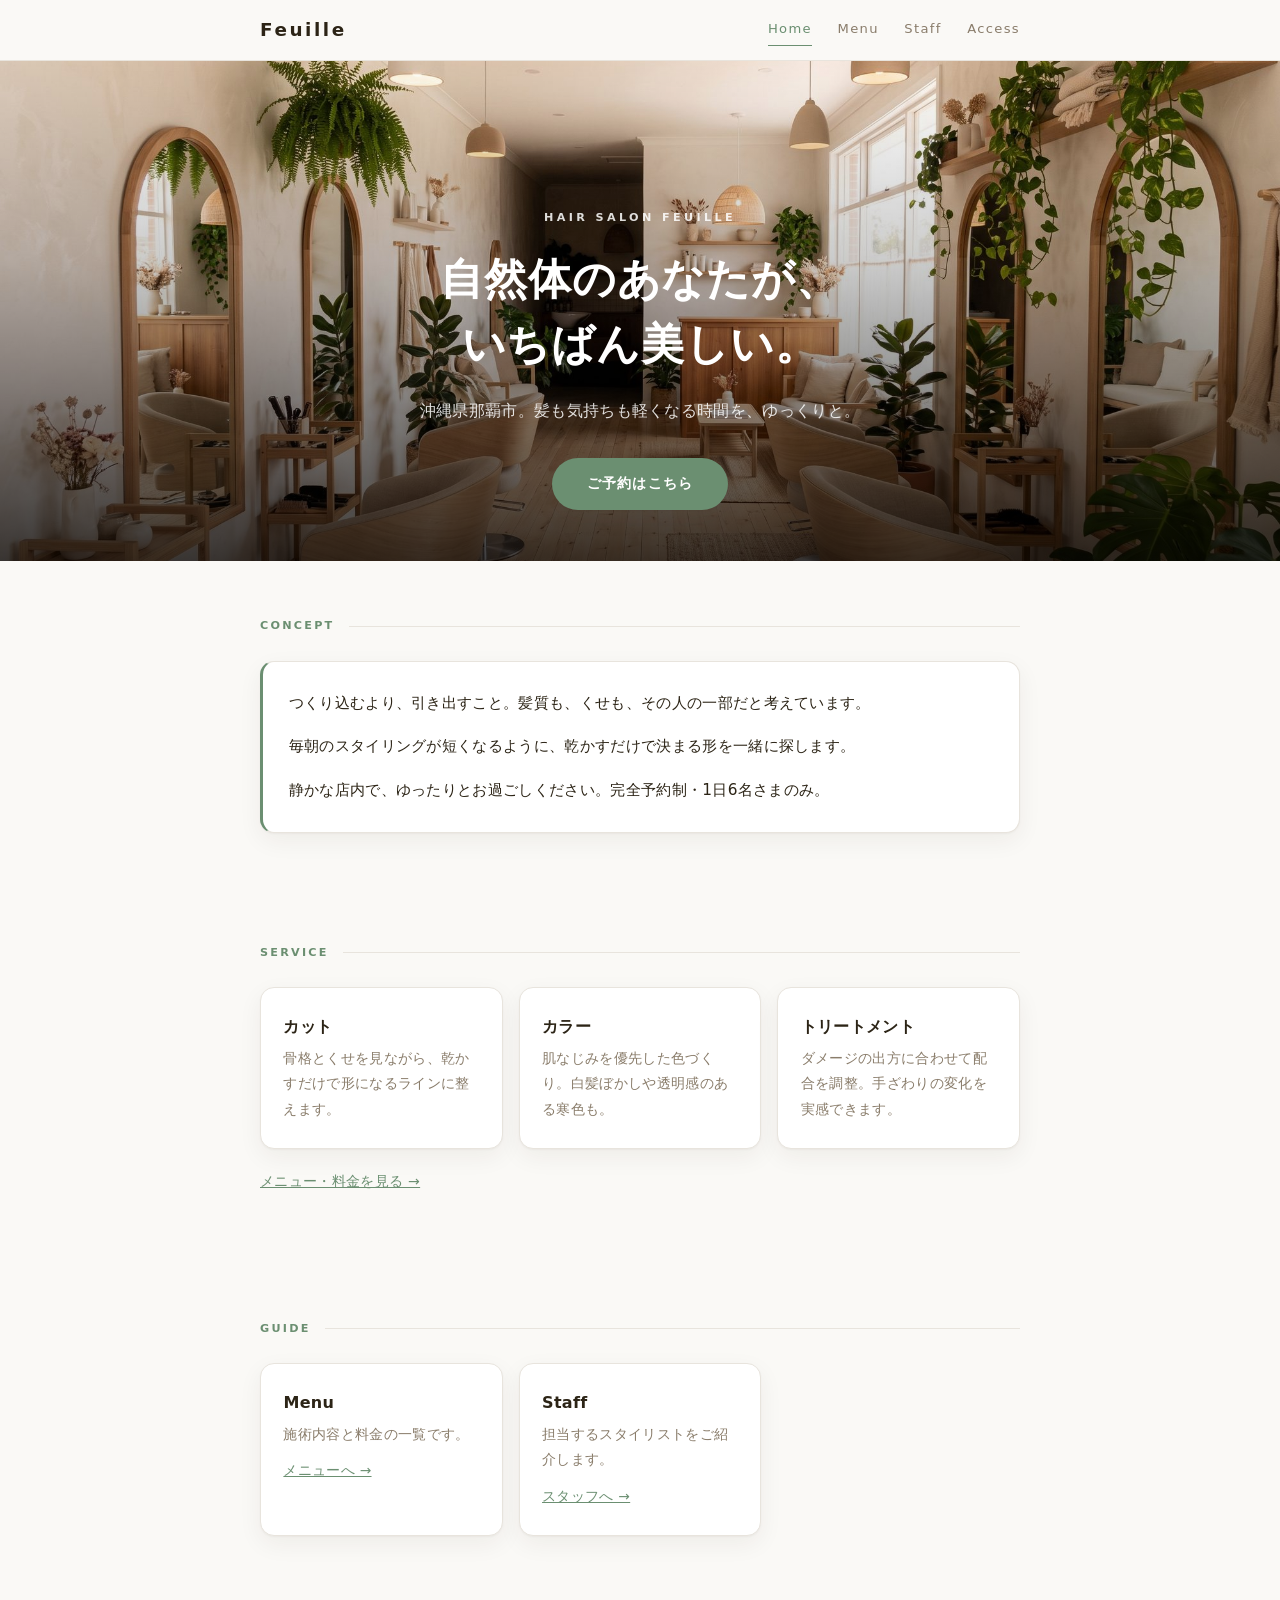
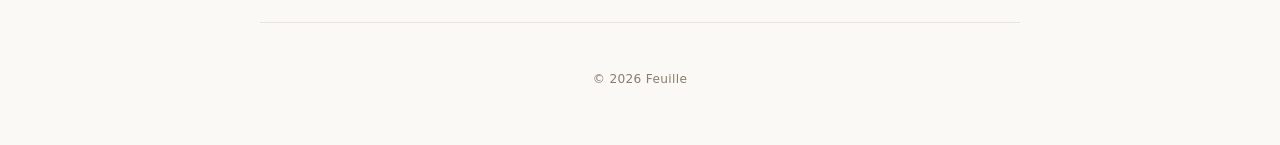
<file: index.html>
<!DOCTYPE html>
<html lang="ja">
<head>
<meta charset="UTF-8">
<meta name="viewport" content="width=device-width, initial-scale=1">
<title>Feuille（フォイユ）— 沖縄県那覇市の美容室</title>
<meta name="description" content="自然体のあなたが、いちばん美しい。沖縄県那覇市の美容室 Feuille（フォイユ）。カット・カラー・トリートメント。10:00〜19:00（火曜定休）">
<meta name="color-scheme" content="light dark">
<meta property="og:type" content="website">
<meta property="og:title" content="Feuille（フォイユ）— 沖縄県那覇市の美容室">
<meta property="og:description" content="自然体のあなたが、いちばん美しい。">
<link rel="stylesheet" href="style.css">
</head>

<body>

<header class="nav">
  <div class="nav-inner">
    <a class="brand" href="index.html">Feuille</a>
    <button class="nav-toggle" type="button" id="nav-toggle"
            aria-expanded="false" aria-controls="nav-menu" aria-label="メニューを開く">
      <span></span><span></span><span></span>
    </button>
    <nav class="nav-menu" id="nav-menu" aria-label="メインナビゲーション">
      <a href="index.html" aria-current="page">Home</a>
      <a href="menu.html">Menu</a>
      <a href="staff.html">Staff</a>
      <a href="access.html">Access</a>
    </nav>
  </div>
</header>

<header class="hero hero-image">
  <img src="images/hero.jpg" alt="" width="2000" height="800" fetchpriority="high">
  <div class="hero-content">
    <p class="eyebrow">Hair Salon Feuille</p>
    <h1>自然体のあなたが、<br>いちばん美しい。</h1>
    <p class="lead">沖縄県那覇市。髪も気持ちも軽くなる時間を、ゆっくりと。</p>
    <a class="btn" href="access.html#reserve">ご予約はこちら</a>
  </div>
</header>

<div class="wrap">

  <main>
    <section aria-labelledby="concept-label">
      <h2 class="label" id="concept-label">Concept</h2>
      <div class="panel reveal">
        <p>つくり込むより、引き出すこと。髪質も、くせも、その人の一部だと考えています。</p>
        <p>毎朝のスタイリングが短くなるように、乾かすだけで決まる形を一緒に探します。</p>
        <p>静かな店内で、ゆったりとお過ごしください。完全予約制・1日6名さまのみ。</p>
      </div>
    </section>

    <section aria-labelledby="service-label">
      <h2 class="label" id="service-label">Service</h2>
      <div class="grid">
        <article class="card reveal">
          <h3>カット</h3>
          <p>骨格とくせを見ながら、乾かすだけで形になるラインに整えます。</p>
        </article>
        <article class="card reveal">
          <h3>カラー</h3>
          <p>肌なじみを優先した色づくり。白髪ぼかしや透明感のある寒色も。</p>
        </article>
        <article class="card reveal">
          <h3>トリートメント</h3>
          <p>ダメージの出方に合わせて配合を調整。手ざわりの変化を実感できます。</p>
        </article>
      </div>
      <p style="margin-top:1.2rem;font-size:.88rem;">
        <a href="menu.html">メニュー・料金を見る →</a>
      </p>
    </section>

    <section aria-labelledby="guide-label">
      <h2 class="label" id="guide-label">Guide</h2>
      <div class="grid">
        <article class="card reveal">
          <h3>Menu</h3>
          <p>施術内容と料金の一覧です。</p>
          <p style="margin-top:.7rem;"><a href="menu.html">メニューへ →</a></p>
        </article>
        <article class="card reveal">
          <h3>Staff</h3>
          <p>担当するスタイリストをご紹介します。</p>
          <p style="margin-top:.7rem;"><a href="staff.html">スタッフへ →</a></p>
        </article>
        <article class="card reveal">
          <h3>Access</h3>
          <p>地図・営業時間・ご予約フォーム。</p>
          <p style="margin-top:.7rem;"><a href="access.html">アクセスへ →</a></p>
        </article>
      </div>
    </section>
  </main>

  <footer>
    <p>&copy; 2026 Feuille</p>
  </footer>

</div>

<script src="script.js"></script>
</body>
</html>
</file>
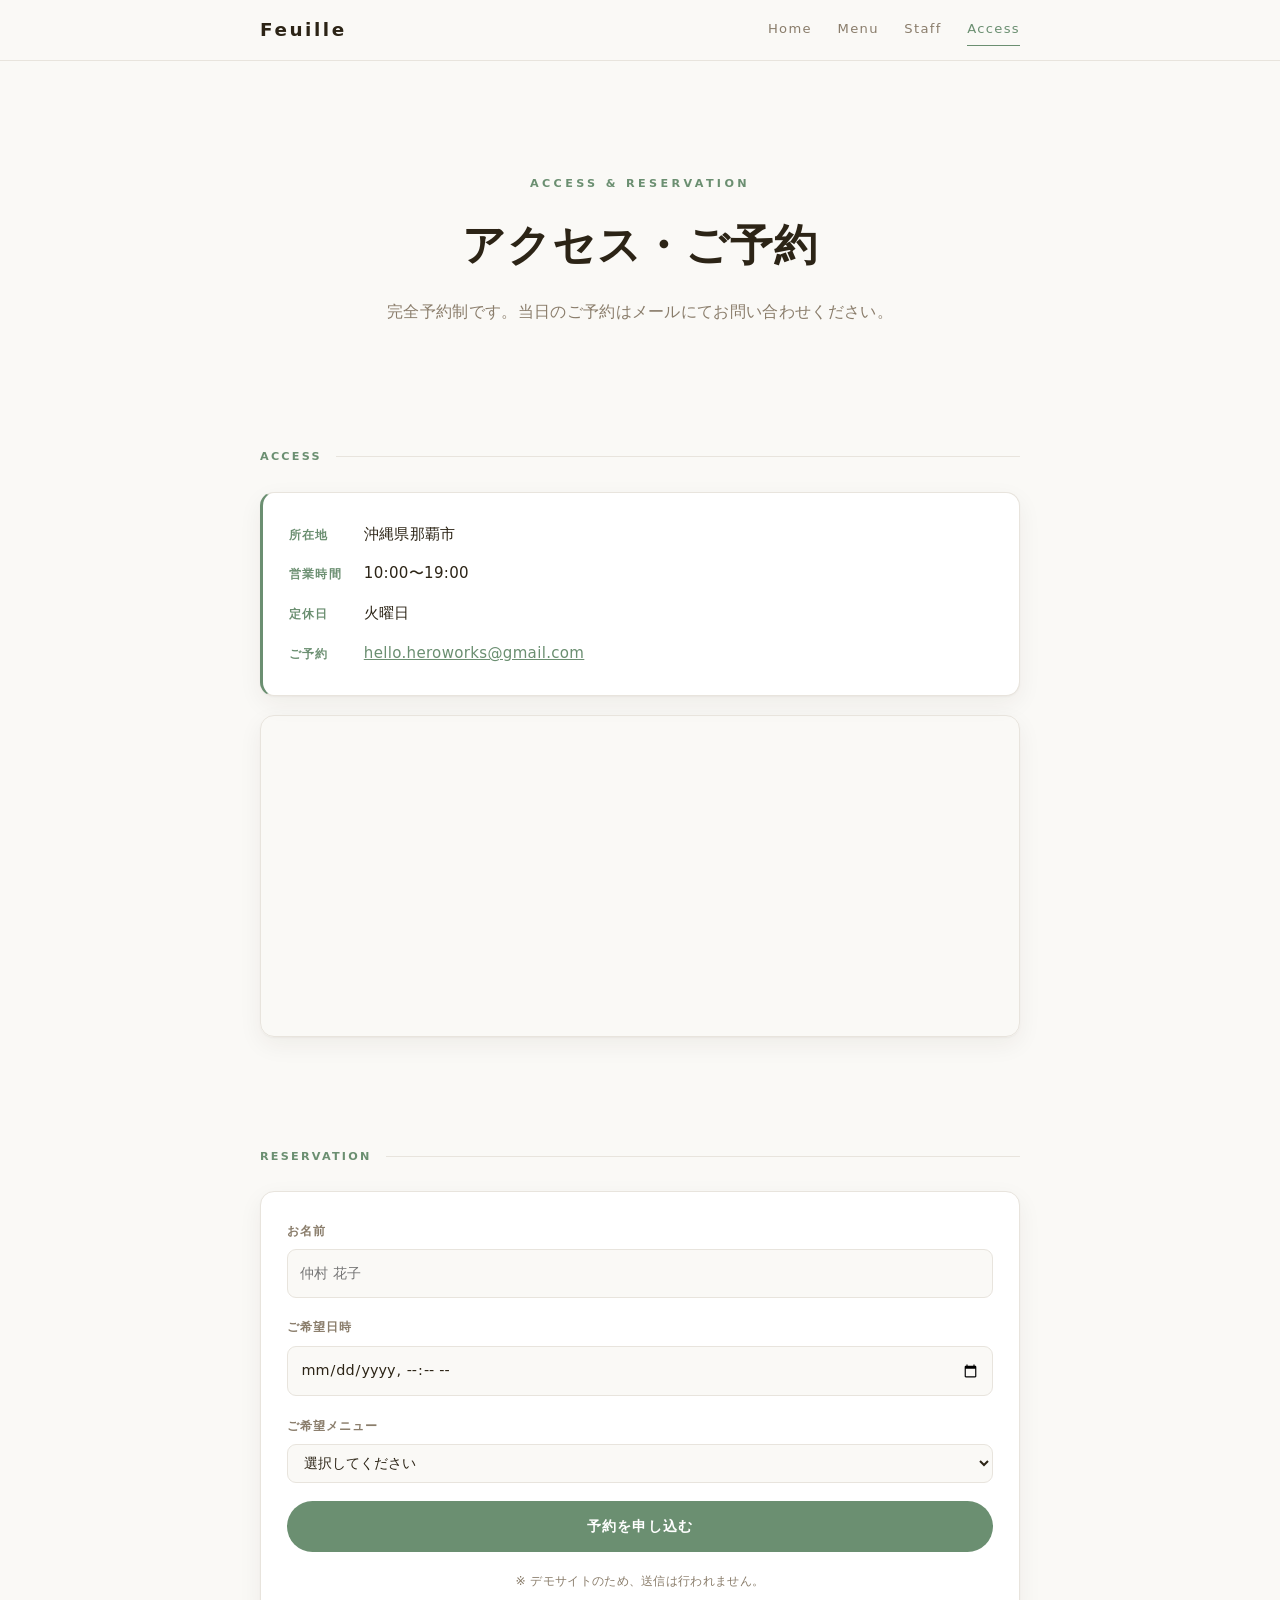
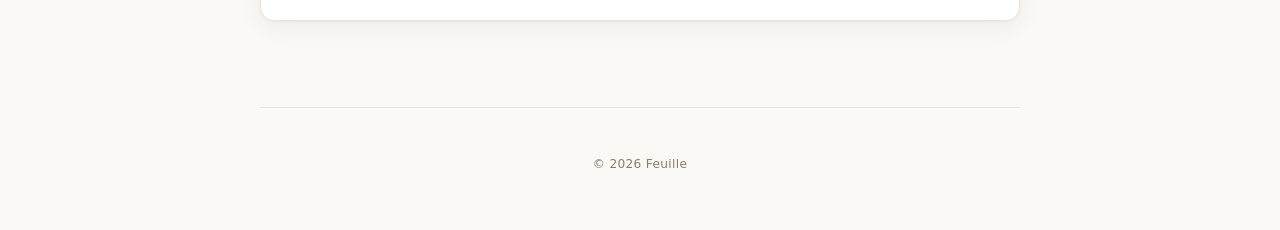
<file: access.html>
<!DOCTYPE html>
<html lang="ja">
<head>
<meta charset="UTF-8">
<meta name="viewport" content="width=device-width, initial-scale=1">
<title>アクセス・ご予約 — Feuille（フォイユ）</title>
<meta name="description" content="Feuille（フォイユ）のアクセスとご予約。沖縄県那覇市。営業時間 10:00〜19:00（火曜定休）。">
<meta name="color-scheme" content="light dark">
<link rel="stylesheet" href="style.css">
</head>

<body>

<header class="nav">
  <div class="nav-inner">
    <a class="brand" href="index.html">Feuille</a>
    <button class="nav-toggle" type="button" id="nav-toggle"
            aria-expanded="false" aria-controls="nav-menu" aria-label="メニューを開く">
      <span></span><span></span><span></span>
    </button>
    <nav class="nav-menu" id="nav-menu" aria-label="メインナビゲーション">
      <a href="index.html">Home</a>
      <a href="menu.html">Menu</a>
      <a href="staff.html">Staff</a>
      <a href="access.html" aria-current="page">Access</a>
    </nav>
  </div>
</header>

<div class="wrap">

  <header class="hero">
    <p class="eyebrow">Access &amp; Reservation</p>
    <h1>アクセス・ご予約</h1>
    <p class="lead">完全予約制です。当日のご予約はメールにてお問い合わせください。</p>
  </header>

  <main>
    <section aria-labelledby="access-label">
      <h2 class="label" id="access-label">Access</h2>
      <div class="panel reveal">
        <dl class="info-list">
          <div><dt>所在地</dt><dd>沖縄県那覇市</dd></div>
          <div><dt>営業時間</dt><dd>10:00〜19:00</dd></div>
          <div><dt>定休日</dt><dd>火曜日</dd></div>
          <div><dt>ご予約</dt><dd><a href="mailto:hello.heroworks@gmail.com">hello.heroworks@gmail.com</a></dd></div>
        </dl>
      </div>

      <div class="map reveal">
        <iframe
          src="https://maps.google.com/maps?q=26.2124,127.6809&amp;z=15&amp;output=embed"
          title="Feuille の所在地（沖縄県那覇市）周辺の地図"
          loading="lazy"
          referrerpolicy="no-referrer-when-downgrade"></iframe>
      </div>
    </section>

    <section id="reserve" aria-labelledby="reserve-label">
      <h2 class="label" id="reserve-label">Reservation</h2>
      <form class="form reveal" id="reserve-form" novalidate>
        <div class="field">
          <label for="f-name">お名前</label>
          <input type="text" id="f-name" name="name" placeholder="仲村 花子" autocomplete="name" required>
        </div>
        <div class="field">
          <label for="f-date">ご希望日時</label>
          <input type="datetime-local" id="f-date" name="datetime" required>
        </div>
        <div class="field">
          <label for="f-menu">ご希望メニュー</label>
          <select id="f-menu" name="menu" required>
            <option value="">選択してください</option>
            <option>カット（4,500円〜）</option>
            <option>カラー（8,000円〜）</option>
            <option>トリートメント（3,000円〜）</option>
            <option>パーマ（9,000円〜）</option>
            <option>ヘッドスパ（3,500円〜）</option>
            <option>相談しながら決めたい</option>
          </select>
        </div>
        <button type="submit">予約を申し込む</button>
        <p class="form-result" id="form-result" hidden role="status"></p>
        <p class="form-note">※ デモサイトのため、送信は行われません。</p>
      </form>
    </section>
  </main>

  <footer>
    <p>&copy; 2026 Feuille</p>
  </footer>

</div>

<script src="script.js"></script>
</body>
</html>
</file>
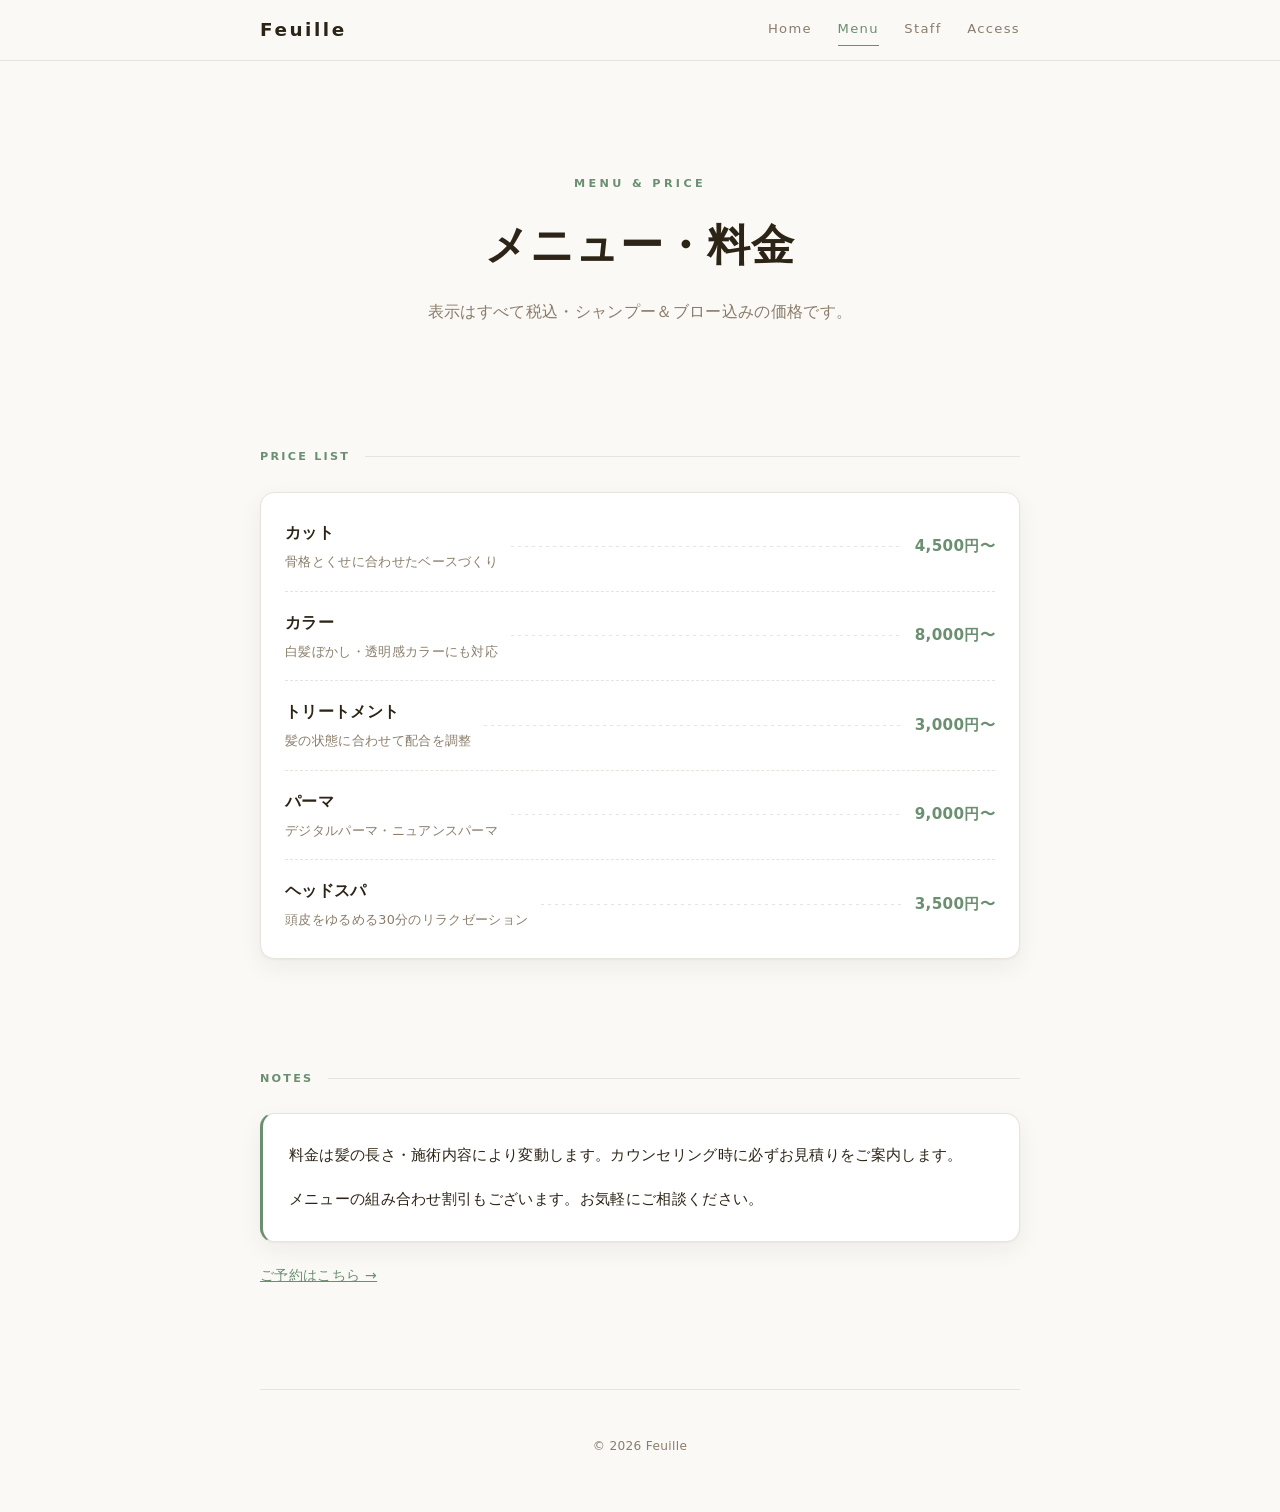
<file: menu.html>
<!DOCTYPE html>
<html lang="ja">
<head>
<meta charset="UTF-8">
<meta name="viewport" content="width=device-width, initial-scale=1">
<title>メニュー・料金 — Feuille（フォイユ）</title>
<meta name="description" content="Feuille（フォイユ）のメニューと料金。カット4,500円〜／カラー8,000円〜／トリートメント3,000円〜／パーマ9,000円〜／ヘッドスパ3,500円〜">
<meta name="color-scheme" content="light dark">
<link rel="stylesheet" href="style.css">
</head>

<body>

<header class="nav">
  <div class="nav-inner">
    <a class="brand" href="index.html">Feuille</a>
    <button class="nav-toggle" type="button" id="nav-toggle"
            aria-expanded="false" aria-controls="nav-menu" aria-label="メニューを開く">
      <span></span><span></span><span></span>
    </button>
    <nav class="nav-menu" id="nav-menu" aria-label="メインナビゲーション">
      <a href="index.html">Home</a>
      <a href="menu.html" aria-current="page">Menu</a>
      <a href="staff.html">Staff</a>
      <a href="access.html">Access</a>
    </nav>
  </div>
</header>

<div class="wrap">

  <header class="hero">
    <p class="eyebrow">Menu &amp; Price</p>
    <h1>メニュー・料金</h1>
    <p class="lead">表示はすべて税込・シャンプー＆ブロー込みの価格です。</p>
  </header>

  <main>
    <section aria-labelledby="menu-label">
      <h2 class="label" id="menu-label">Price List</h2>
      <ul class="menu-list reveal">
        <li>
          <span class="info">
            <span class="name">カット</span>
            <span class="desc">骨格とくせに合わせたベースづくり</span>
          </span>
          <span class="leader" aria-hidden="true"></span>
          <span class="price">4,500円〜</span>
        </li>
        <li>
          <span class="info">
            <span class="name">カラー</span>
            <span class="desc">白髪ぼかし・透明感カラーにも対応</span>
          </span>
          <span class="leader" aria-hidden="true"></span>
          <span class="price">8,000円〜</span>
        </li>
        <li>
          <span class="info">
            <span class="name">トリートメント</span>
            <span class="desc">髪の状態に合わせて配合を調整</span>
          </span>
          <span class="leader" aria-hidden="true"></span>
          <span class="price">3,000円〜</span>
        </li>
        <li>
          <span class="info">
            <span class="name">パーマ</span>
            <span class="desc">デジタルパーマ・ニュアンスパーマ</span>
          </span>
          <span class="leader" aria-hidden="true"></span>
          <span class="price">9,000円〜</span>
        </li>
        <li>
          <span class="info">
            <span class="name">ヘッドスパ</span>
            <span class="desc">頭皮をゆるめる30分のリラクゼーション</span>
          </span>
          <span class="leader" aria-hidden="true"></span>
          <span class="price">3,500円〜</span>
        </li>
      </ul>
    </section>

    <section aria-labelledby="note-label">
      <h2 class="label" id="note-label">Notes</h2>
      <div class="panel reveal">
        <p>料金は髪の長さ・施術内容により変動します。カウンセリング時に必ずお見積りをご案内します。</p>
        <p>メニューの組み合わせ割引もございます。お気軽にご相談ください。</p>
      </div>
      <p style="margin-top:1.2rem;font-size:.88rem;">
        <a href="access.html#reserve">ご予約はこちら →</a>
      </p>
    </section>
  </main>

  <footer>
    <p>&copy; 2026 Feuille</p>
  </footer>

</div>

<script src="script.js"></script>
</body>
</html>
</file>
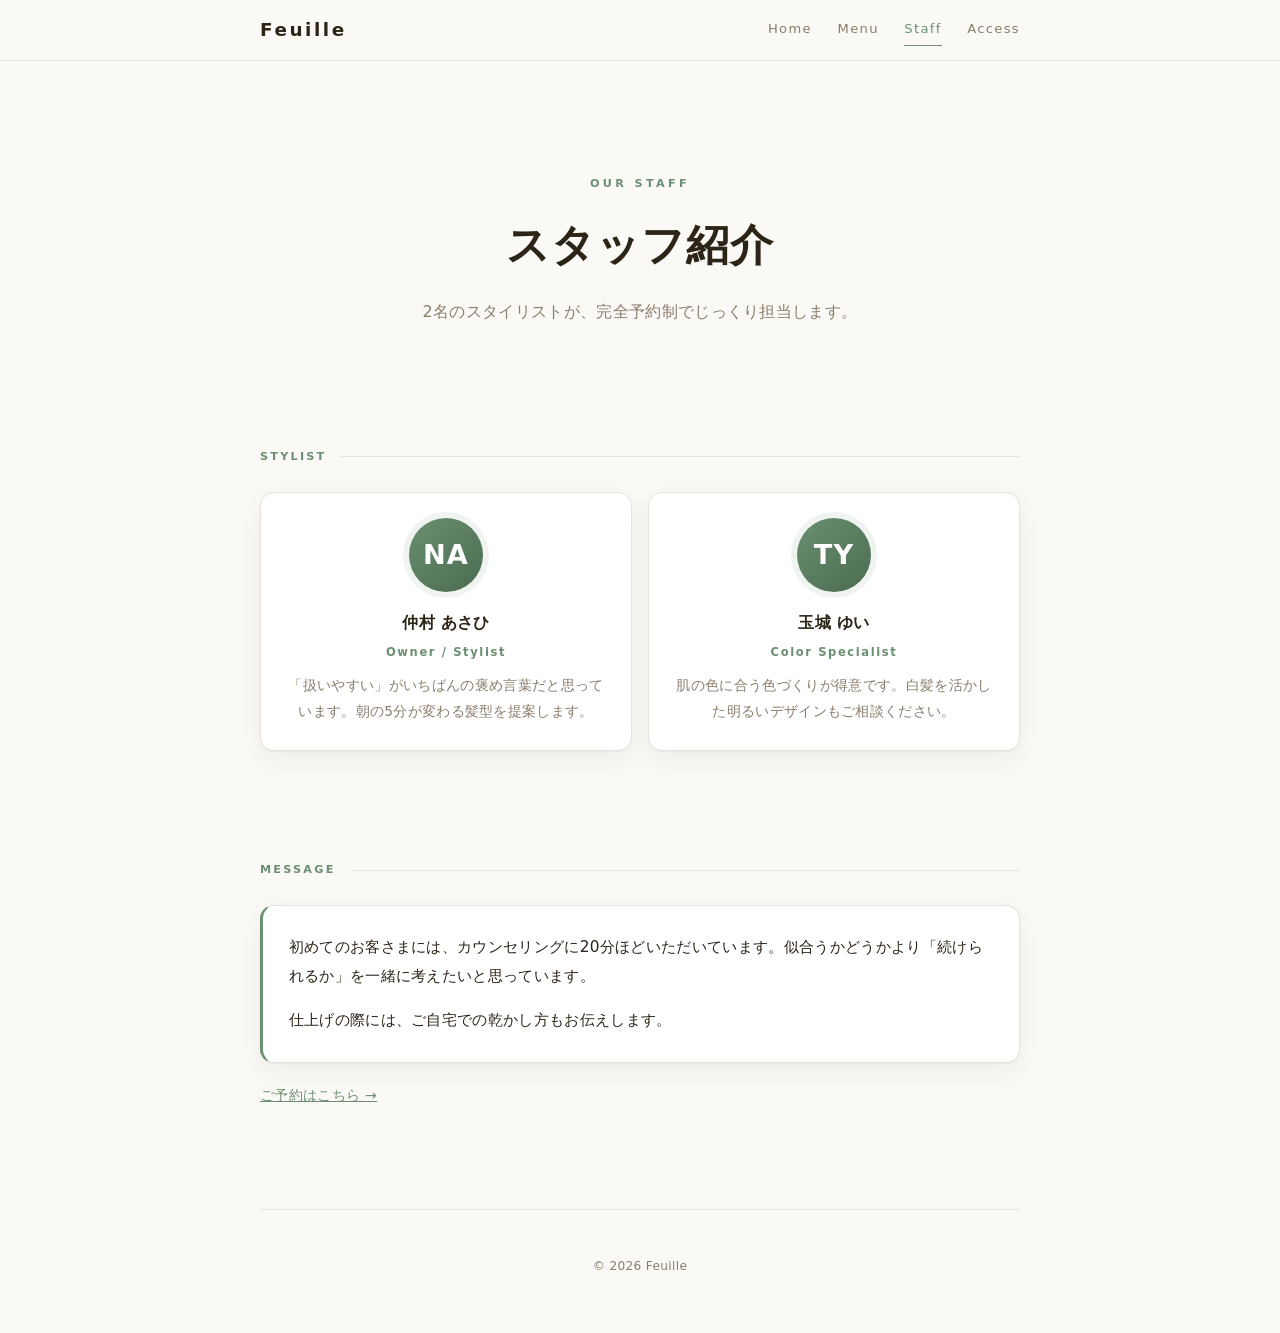
<file: staff.html>
<!DOCTYPE html>
<html lang="ja">
<head>
<meta charset="UTF-8">
<meta name="viewport" content="width=device-width, initial-scale=1">
<title>スタッフ紹介 — Feuille（フォイユ）</title>
<meta name="description" content="Feuille（フォイユ）のスタイリスト紹介。沖縄県那覇市の美容室。">
<meta name="color-scheme" content="light dark">
<link rel="stylesheet" href="style.css">
</head>

<body>

<header class="nav">
  <div class="nav-inner">
    <a class="brand" href="index.html">Feuille</a>
    <button class="nav-toggle" type="button" id="nav-toggle"
            aria-expanded="false" aria-controls="nav-menu" aria-label="メニューを開く">
      <span></span><span></span><span></span>
    </button>
    <nav class="nav-menu" id="nav-menu" aria-label="メインナビゲーション">
      <a href="index.html">Home</a>
      <a href="menu.html">Menu</a>
      <a href="staff.html" aria-current="page">Staff</a>
      <a href="access.html">Access</a>
    </nav>
  </div>
</header>

<div class="wrap">

  <header class="hero">
    <p class="eyebrow">Our Staff</p>
    <h1>スタッフ紹介</h1>
    <p class="lead">2名のスタイリストが、完全予約制でじっくり担当します。</p>
  </header>

  <main>
    <section aria-labelledby="staff-label">
      <h2 class="label" id="staff-label">Stylist</h2>
      <div class="grid">

        <article class="card staff reveal">
          <div class="initial" aria-hidden="true">NA</div>
          <h3>仲村 あさひ</h3>
          <span class="role">Owner / Stylist</span>
          <p>「扱いやすい」がいちばんの褒め言葉だと思っています。朝の5分が変わる髪型を提案します。</p>
        </article>

        <article class="card staff reveal">
          <div class="initial" aria-hidden="true">TY</div>
          <h3>玉城 ゆい</h3>
          <span class="role">Color Specialist</span>
          <p>肌の色に合う色づくりが得意です。白髪を活かした明るいデザインもご相談ください。</p>
        </article>

      </div>
    </section>

    <section aria-labelledby="message-label">
      <h2 class="label" id="message-label">Message</h2>
      <div class="panel reveal">
        <p>初めてのお客さまには、カウンセリングに20分ほどいただいています。似合うかどうかより「続けられるか」を一緒に考えたいと思っています。</p>
        <p>仕上げの際には、ご自宅での乾かし方もお伝えします。</p>
      </div>
      <p style="margin-top:1.2rem;font-size:.88rem;">
        <a href="access.html#reserve">ご予約はこちら →</a>
      </p>
    </section>
  </main>

  <footer>
    <p>&copy; 2026 Feuille</p>
  </footer>

</div>

<script src="script.js"></script>
</body>
</html>
</file>
<file: style.css>
/* ============================================================
   Feuille — 共通スタイル
   全ページで読み込む。配色の変更はこのファイル1箇所で済む。
   ============================================================ */

:root {
  --accent:        #6b8f71;   /* くすみグリーン */
  --accent-strong: #4a6b50;
  --accent-soft:   rgba(107, 143, 113, .10);

  --bg:            #faf9f6;
  --bg-elevated:   #ffffff;
  --border:        #e8e4dd;
  --text:          #2c2416;
  --text-muted:    #8a7d6b;

  --radius:        14px;
  --shadow:        0 1px 2px rgba(44, 36, 22, .04),
                   0 8px 24px rgba(44, 36, 22, .06);
  --maxw:          760px;
  --nav-h:         60px;
}

@media (prefers-color-scheme: dark) {
  :root {
    --accent:        #8fb495;
    --accent-strong: #a9c9ae;
    --accent-soft:   rgba(143, 180, 149, .14);

    --bg:            #151614;
    --bg-elevated:   #1d1f1c;
    --border:        #2b2e2a;
    --text:          #eceae4;
    --text-muted:    #9c968a;

    --shadow:        0 1px 2px rgba(0, 0, 0, .3),
                     0 8px 24px rgba(0, 0, 0, .25);
  }
}

/* ============================================================
   Base
   ============================================================ */
*, *::before, *::after { box-sizing: border-box; }
html { -webkit-text-size-adjust: 100%; scroll-behavior: smooth; }

body {
  margin: 0;
  background: var(--bg);
  color: var(--text);
  font-family: "Hiragino Sans", "Hiragino Kaku Gothic ProN", "Yu Gothic UI",
               "Noto Sans JP", system-ui, -apple-system, "Segoe UI", sans-serif;
  font-size: 16px;
  line-height: 1.9;
  letter-spacing: .02em;
  -webkit-font-smoothing: antialiased;
}

.wrap {
  width: min(100% - 2.5rem, var(--maxw));
  margin-inline: auto;
}

a { color: var(--accent); }

/* ============================================================
   Navigation
   ============================================================ */
.nav {
  position: sticky;
  top: 0;
  z-index: 50;
  border-bottom: 1px solid var(--border);
  background: color-mix(in srgb, var(--bg) 88%, transparent);
  backdrop-filter: blur(10px);
}

.nav-inner {
  width: min(100% - 2.5rem, var(--maxw));
  margin-inline: auto;
  height: var(--nav-h);
  display: flex;
  align-items: center;
  justify-content: space-between;
}

.brand {
  font-size: 1.15rem;
  font-weight: 700;
  letter-spacing: .14em;
  color: var(--text);
  text-decoration: none;
}

.nav-menu {
  display: flex;
  gap: 1.6rem;
}

.nav-menu a {
  font-size: .82rem;
  letter-spacing: .1em;
  text-decoration: none;
  color: var(--text-muted);
  padding-block: .2rem;
  border-bottom: 1px solid transparent;
}

.nav-menu a[aria-current="page"] {
  color: var(--accent);
  border-bottom-color: var(--accent);
}

@media (hover: hover) {
  .nav-menu a:hover { color: var(--text); }
}

/* ---- ハンバーガー ---- */
.nav-toggle {
  display: none;
  width: 40px;
  height: 40px;
  padding: 0;
  border: none;
  background: none;
  cursor: pointer;
}

.nav-toggle span {
  display: block;
  width: 22px;
  height: 1.5px;
  margin: 5px auto;
  background: var(--text);
  transition: transform .25s ease, opacity .25s ease;
}

.nav-toggle[aria-expanded="true"] span:nth-child(1) { transform: translateY(6.5px) rotate(45deg); }
.nav-toggle[aria-expanded="true"] span:nth-child(2) { opacity: 0; }
.nav-toggle[aria-expanded="true"] span:nth-child(3) { transform: translateY(-6.5px) rotate(-45deg); }

@media (max-width: 680px) {
  .nav-toggle { display: block; }

  .nav-menu {
    position: absolute;
    left: 0;
    right: 0;
    top: var(--nav-h);
    flex-direction: column;
    gap: 0;
    padding: .5rem 1.25rem 1.2rem;
    border-bottom: 1px solid var(--border);
    background: var(--bg);
    /* 閉じている間はフォーカスも当たらないようにする */
    display: none;
  }

  .nav-menu.is-open { display: flex; }
  .nav-menu a { padding-block: .7rem; border-bottom: none; }
}

/* ============================================================
   Hero
   ============================================================ */
.hero {
  padding: clamp(4rem, 14vw, 7rem) 0 clamp(2.5rem, 8vw, 4rem);
  text-align: center;
}

.hero .eyebrow {
  margin: 0 0 1.2rem;
  font-size: .7rem;
  font-weight: 700;
  letter-spacing: .3em;
  text-transform: uppercase;
  color: var(--accent);
}

.hero h1 {
  margin: 0;
  font-size: clamp(1.7rem, 5.6vw, 2.7rem);
  font-weight: 700;
  line-height: 1.5;
  letter-spacing: .02em;
}

.hero .lead {
  max-width: 32em;
  margin: 1.2rem auto 0;
  color: var(--text-muted);
  font-size: clamp(.92rem, 3.2vw, 1rem);
}

/* 全幅の画像ヒーロー（.wrap の外に置く） */
.hero-image {
  position: relative;
  height: clamp(380px, 52vw, 500px);
  padding: 0;
  display: flex;
  align-items: flex-end;
  justify-content: center;
  overflow: hidden;
}
.hero-image img {
  position: absolute;
  inset: 0;
  width: 100%;
  height: 100%;
  object-fit: cover;
  object-position: center 40%;
}
.hero-image::after {
  content: "";
  position: absolute;
  inset: 0;
  background: linear-gradient(to top, rgba(0,0,0,0.75) 0%, rgba(0,0,0,0.2) 60%, transparent 100%);
}
.hero-image .hero-content {
  position: relative;
  z-index: 1;
  width: min(100% - 2.5rem, var(--maxw));
  padding-bottom: clamp(2rem, 6vw, 3.2rem);
  color: #fff;
}
.hero-image .eyebrow { color: rgba(255,255,255,.85); }
.hero-image .lead    { color: rgba(255,255,255,.85); }

.btn {
  display: inline-block;
  margin-top: 2rem;
  padding: .75rem 2.2rem;
  border-radius: 999px;
  background: var(--accent);
  color: #fff;
  font-size: .9rem;
  font-weight: 700;
  letter-spacing: .08em;
  text-decoration: none;
  box-shadow: var(--shadow);
  transition: background .2s ease;
}
@media (hover: hover) {
  .btn:hover { background: var(--accent-strong); }
}

/* ============================================================
   Sections
   ============================================================ */
section { padding-block: clamp(2.2rem, 7vw, 3.4rem); }

.label {
  margin: 0 0 1.5rem;
  display: flex;
  align-items: center;
  gap: .9rem;
  font-size: .7rem;
  font-weight: 700;
  letter-spacing: .2em;
  text-transform: uppercase;
  color: var(--accent);
}
.label::after {
  content: "";
  flex: 1;
  height: 1px;
  background: var(--border);
}

.panel {
  padding: 1.7rem 1.6rem;
  border: 1px solid var(--border);
  border-left: 3px solid var(--accent);
  border-radius: var(--radius);
  background: var(--bg-elevated);
  box-shadow: var(--shadow);
}
.panel p { margin: 0; font-size: .96rem; }
.panel p + p { margin-top: .9rem; }

/* ============================================================
   Cards（サービス概要・スタッフ）
   ============================================================ */
.grid {
  display: grid;
  grid-template-columns: repeat(auto-fit, minmax(220px, 1fr));
  gap: 1rem;
}

.card {
  padding: 1.6rem 1.4rem;
  border: 1px solid var(--border);
  border-radius: var(--radius);
  background: var(--bg-elevated);
  box-shadow: var(--shadow);
  transition: transform .25s ease, border-color .25s ease;
}
@media (hover: hover) {
  .card:hover { transform: translateY(-3px); border-color: var(--accent); }
}

.card h3 {
  margin: 0 0 .4rem;
  font-size: 1rem;
  font-weight: 700;
  line-height: 1.6;
}
.card p {
  margin: 0;
  font-size: .86rem;
  line-height: 1.85;
  color: var(--text-muted);
}

/* ---- スタッフ ---- */
.staff { text-align: center; }

.initial {
  width: 74px;
  height: 74px;
  margin: 0 auto 1.1rem;
  border-radius: 50%;
  display: grid;
  place-items: center;
  font-size: 1.7rem;
  font-weight: 700;
  letter-spacing: .04em;
  color: #fff;
  background: linear-gradient(140deg, var(--accent), var(--accent-strong));
  box-shadow: 0 0 0 6px var(--accent-soft);
}

.staff .role {
  display: block;
  margin-bottom: .6rem;
  font-size: .72rem;
  font-weight: 700;
  letter-spacing: .14em;
  color: var(--accent);
}

/* ============================================================
   Menu list（料金表）
   ============================================================ */
.menu-list {
  margin: 0;
  padding: .6rem 1.5rem;
  list-style: none;
  border: 1px solid var(--border);
  border-radius: var(--radius);
  background: var(--bg-elevated);
  box-shadow: var(--shadow);
}

.menu-list li {
  display: flex;
  align-items: center;
  gap: .8rem;
  padding: 1rem 0;
  border-bottom: 1px dashed var(--border);
}
.menu-list li:last-child { border-bottom: none; }

.menu-list .info { min-width: 0; }
.menu-list .name { display: block; font-size: .98rem; font-weight: 600; }
.menu-list .desc {
  display: block;
  margin-top: .15rem;
  font-size: .8rem;
  color: var(--text-muted);
}

.menu-list .leader {
  flex: 1;
  min-width: 1.5rem;
  height: 1px;
  background: repeating-linear-gradient(
    to right, var(--border) 0 3px, transparent 3px 7px);
}

.menu-list .price {
  flex-shrink: 0;
  font-size: .95rem;
  font-weight: 700;
  color: var(--accent);
  font-variant-numeric: tabular-nums;
}

/* ============================================================
   Access（情報・地図・フォーム）
   ============================================================ */
.info-list {
  margin: 0;
  display: grid;
  gap: .7rem;
}
.info-list > div { display: flex; gap: 1rem; align-items: baseline; }
.info-list dt {
  flex-shrink: 0;
  width: 5em;
  font-size: .74rem;
  font-weight: 700;
  letter-spacing: .12em;
  color: var(--accent);
}
.info-list dd { margin: 0; font-size: .94rem; }

.map {
  margin-top: 1.2rem;
  border: 1px solid var(--border);
  border-radius: var(--radius);
  overflow: hidden;
  box-shadow: var(--shadow);
  line-height: 0;
}
.map iframe {
  display: block;
  width: 100%;
  height: clamp(220px, 45vw, 320px);
  border: 0;
}

/* ---- 予約フォーム ---- */
.form {
  display: grid;
  gap: 1.1rem;
  padding: 1.7rem 1.6rem;
  border: 1px solid var(--border);
  border-radius: var(--radius);
  background: var(--bg-elevated);
  box-shadow: var(--shadow);
}

.field { display: grid; gap: .4rem; }

.field label {
  font-size: .78rem;
  font-weight: 700;
  letter-spacing: .08em;
  color: var(--text-muted);
}

.field input,
.field select {
  width: 100%;
  padding: .6rem .8rem;
  border: 1px solid var(--border);
  border-radius: 9px;
  background: var(--bg);
  color: var(--text);
  font: inherit;
  font-size: .9rem;
}

.field input:focus-visible,
.field select:focus-visible {
  outline: 2px solid var(--accent);
  outline-offset: 1px;
}

.form button {
  padding: .75rem 0;
  border: none;
  border-radius: 999px;
  background: var(--accent);
  color: #fff;
  font: inherit;
  font-size: .9rem;
  font-weight: 700;
  letter-spacing: .08em;
  cursor: pointer;
  transition: background .2s ease;
}
@media (hover: hover) {
  .form button:hover { background: var(--accent-strong); }
}

.form-note {
  margin: 0;
  font-size: .76rem;
  color: var(--text-muted);
  text-align: center;
}

/* 送信後に出すデモ用メッセージ */
.form-result {
  margin: 0;
  padding: .7rem 1rem;
  border-radius: 9px;
  background: var(--accent-soft);
  color: var(--accent);
  font-size: .84rem;
  font-weight: 700;
  text-align: center;
}
.form-result[hidden] { display: none; }

/* ============================================================
   Footer
   ============================================================ */
footer {
  margin-top: 2rem;
  padding: 2.8rem 0 3.4rem;
  border-top: 1px solid var(--border);
  text-align: center;
  color: var(--text-muted);
  font-size: .76rem;
}
footer p { margin: 0; }

/* ============================================================
   Scroll reveal
   ============================================================ */
.reveal {
  opacity: 0;
  transform: translateY(14px);
  transition: opacity .6s ease, transform .6s ease;
}
.reveal.visible { opacity: 1; transform: none; }

@media (prefers-reduced-motion: reduce) {
  html { scroll-behavior: auto; }
  .reveal { opacity: 1; transform: none; transition: none; }
  .card, .btn, .form button, .nav-toggle span { transition: none; }
}
</file>
